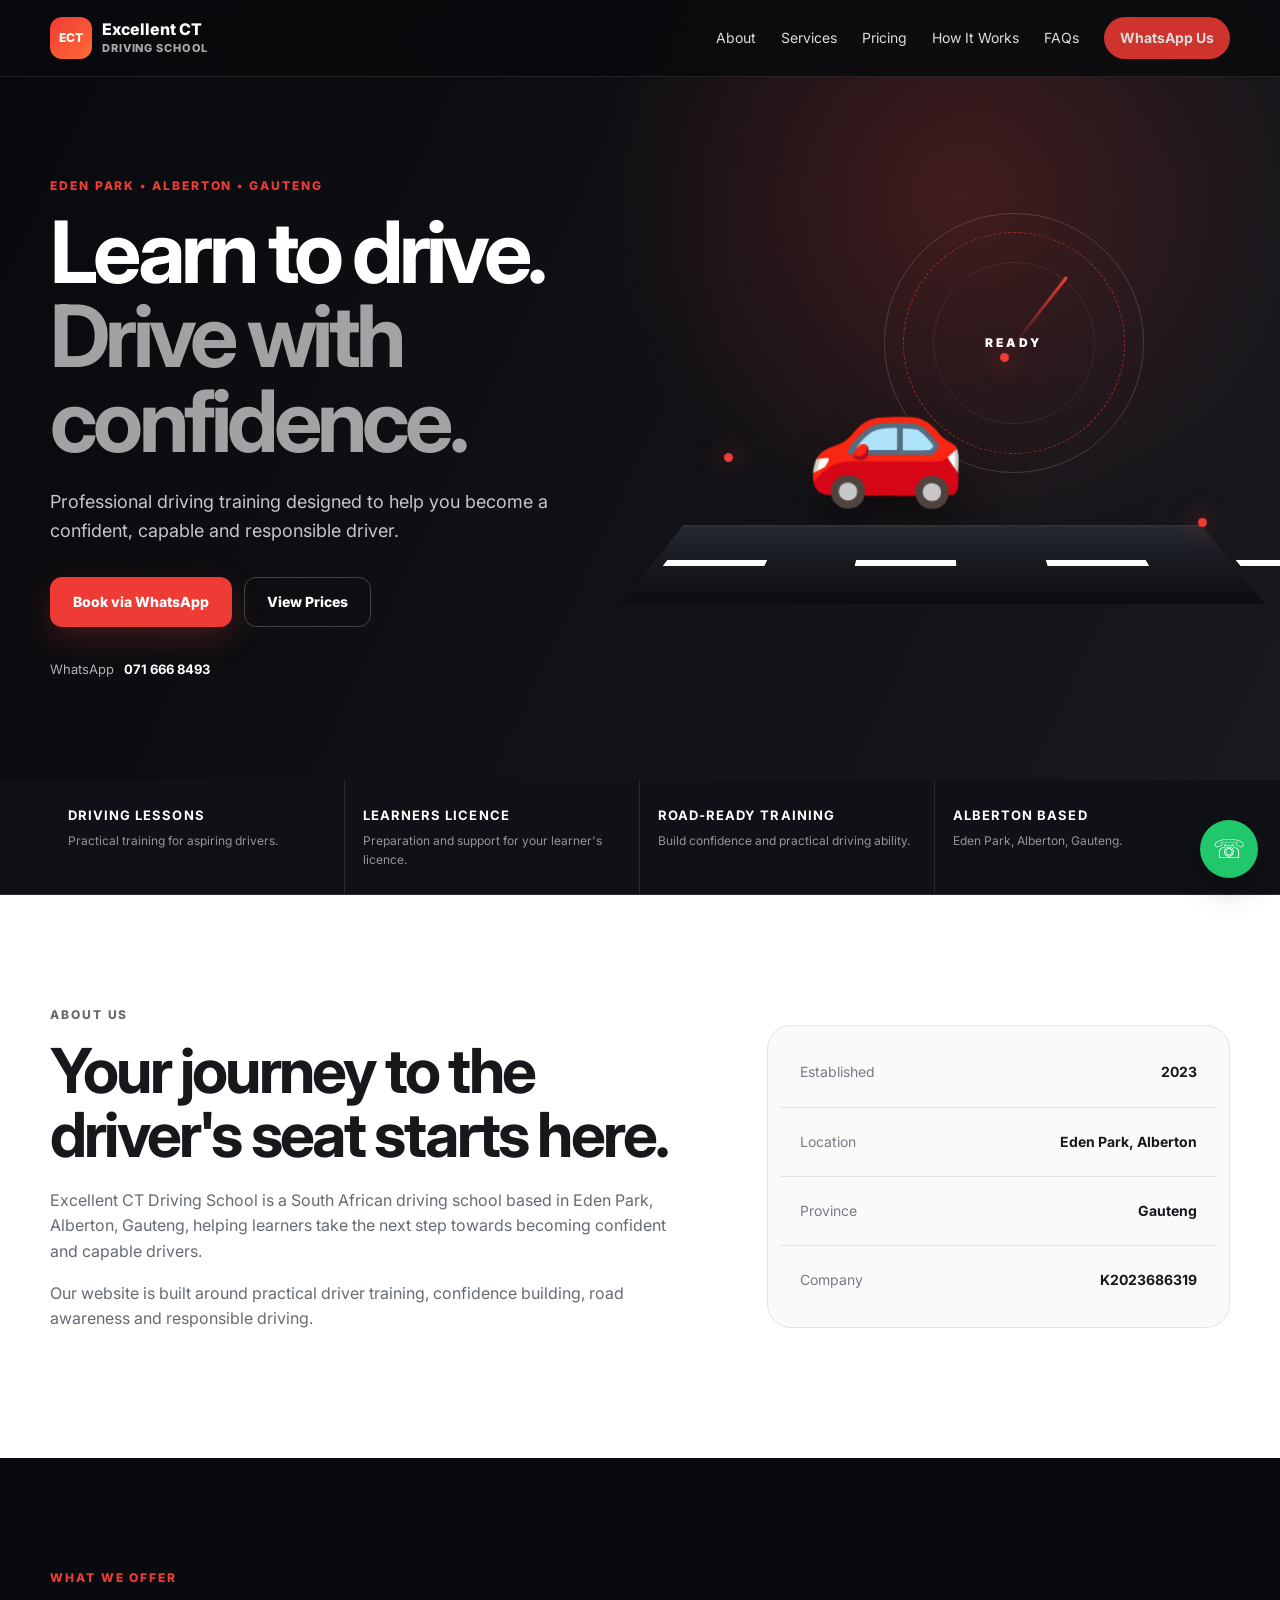
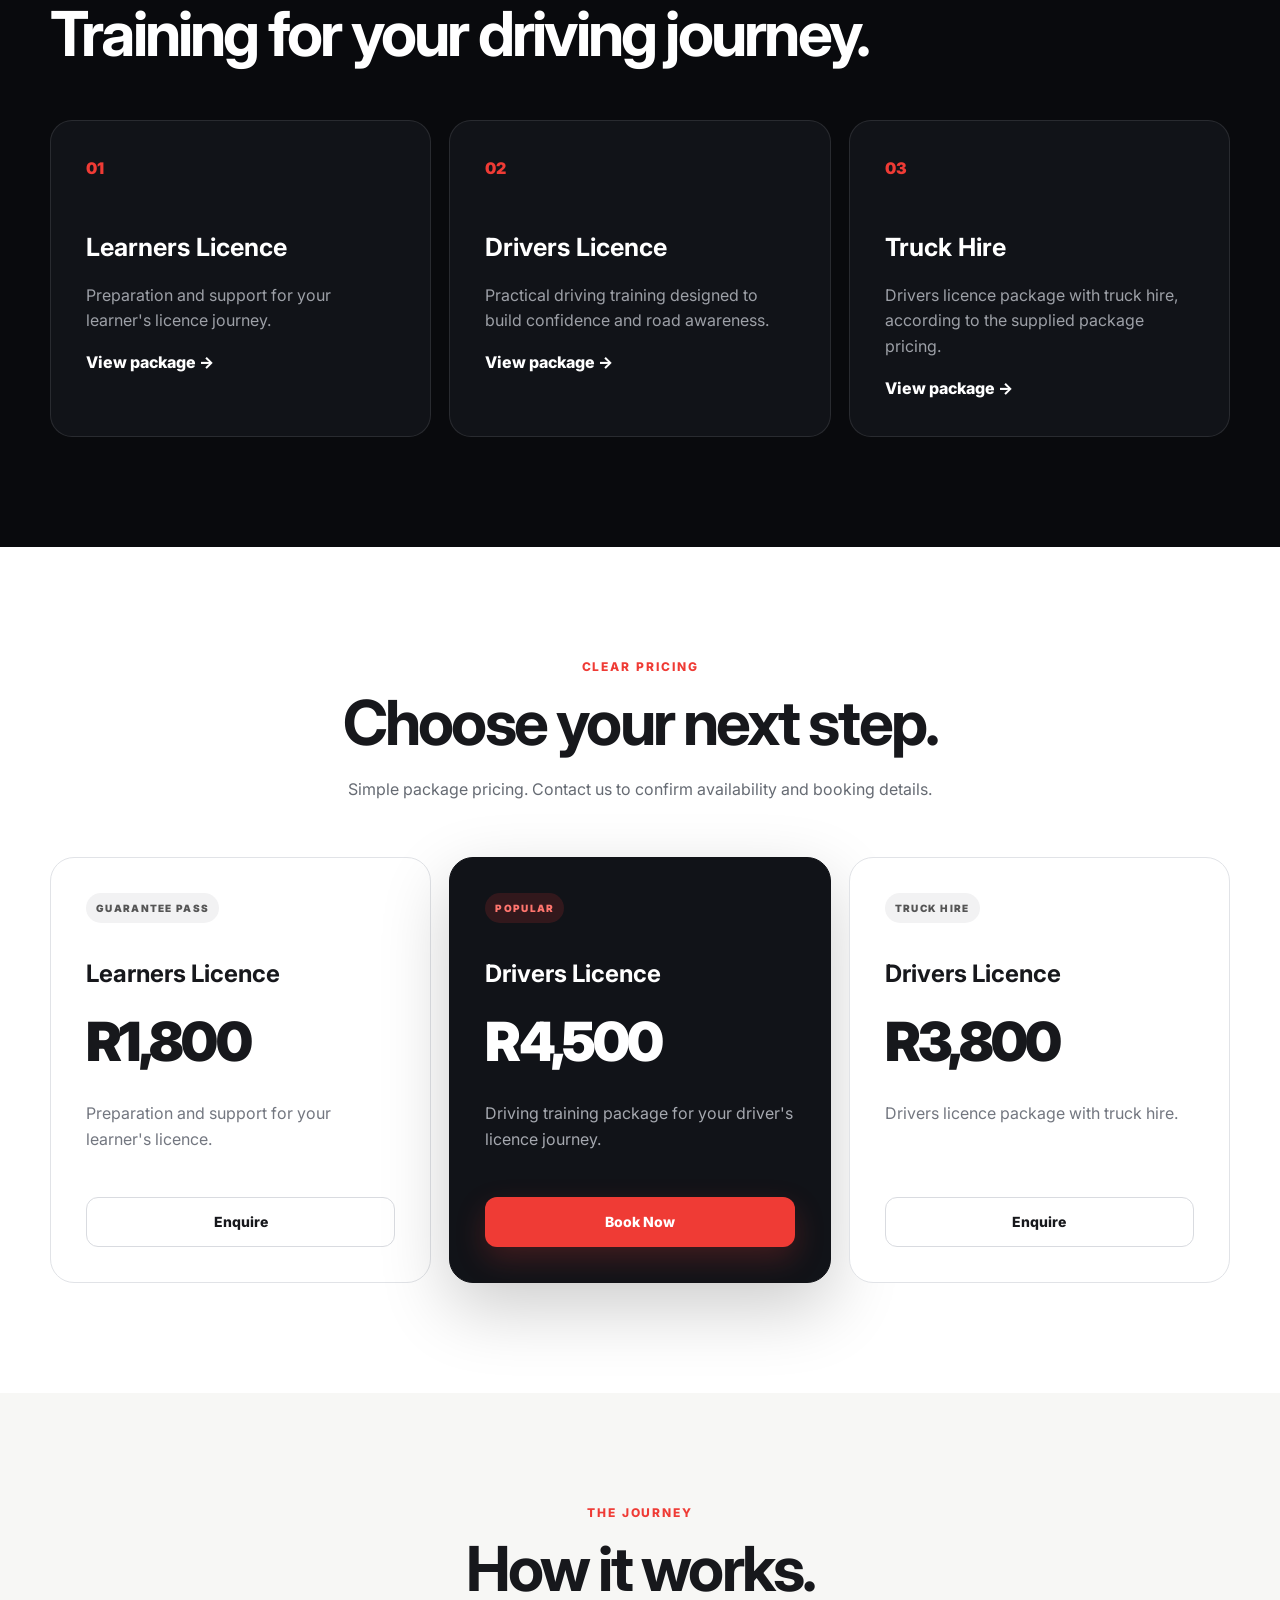
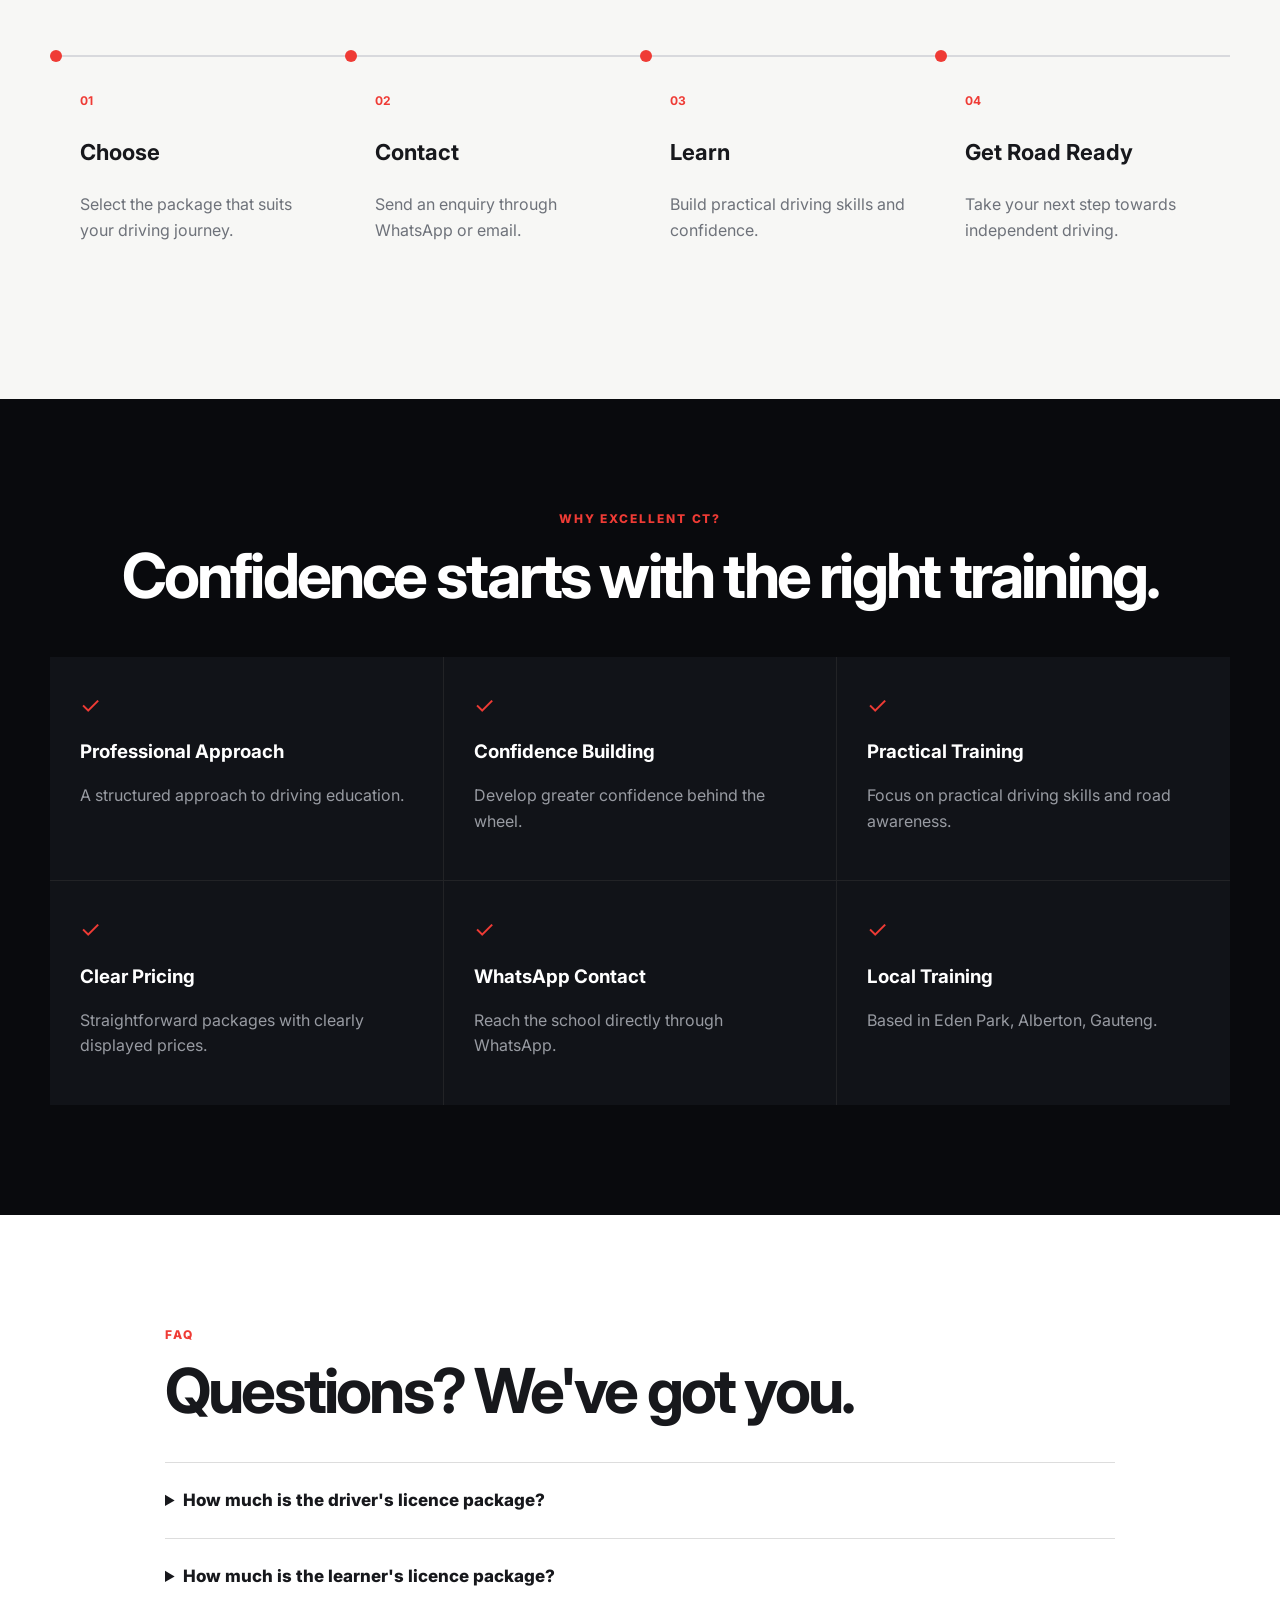
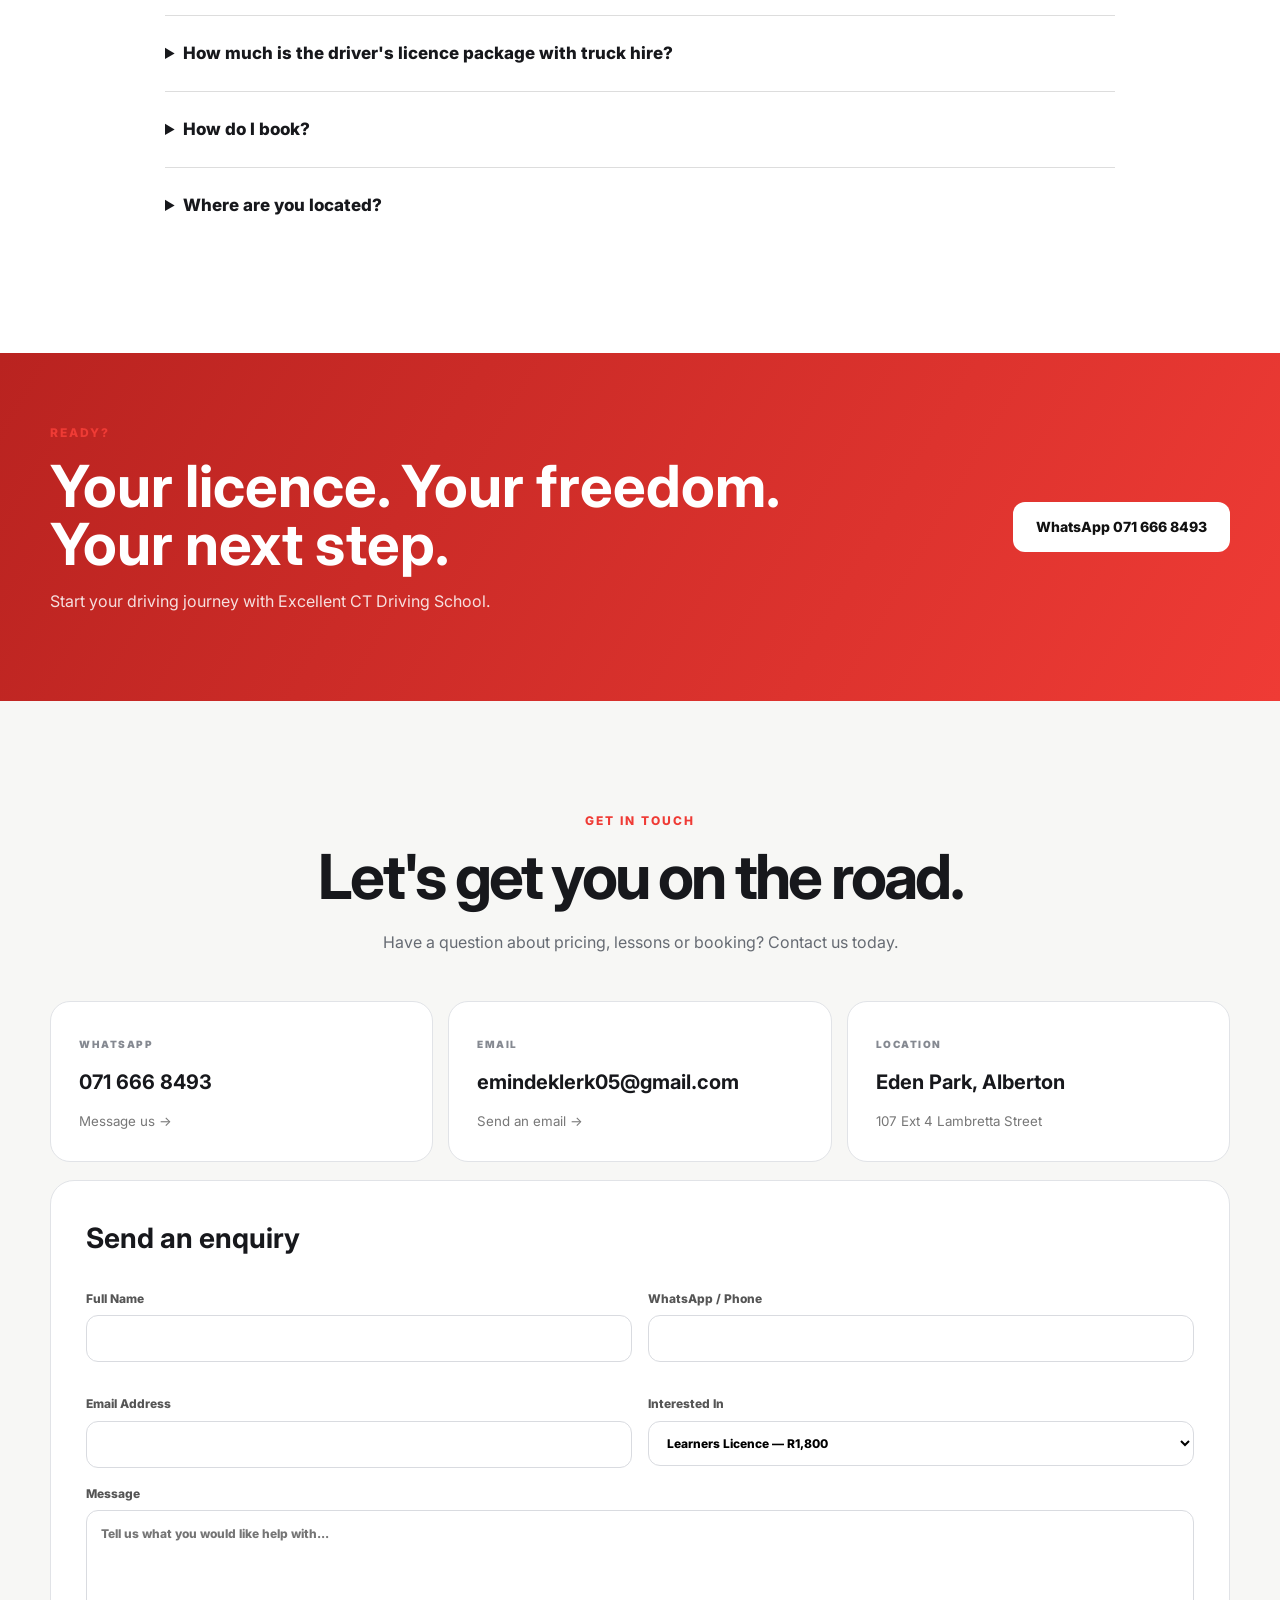
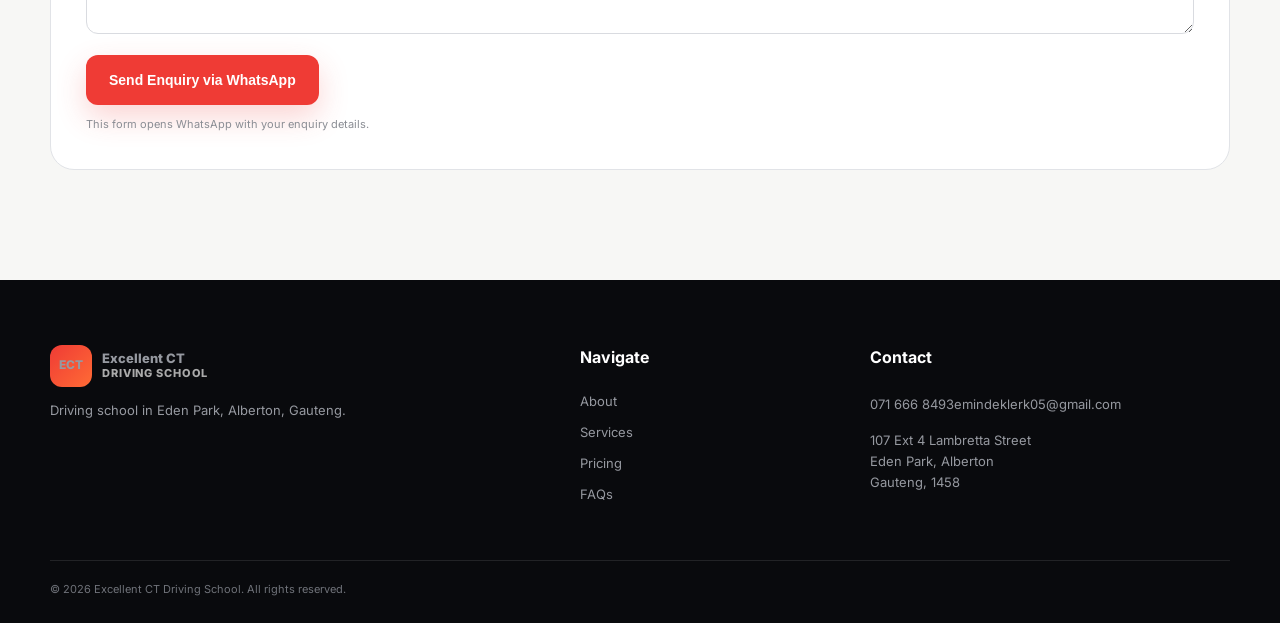
<file: index.html>
<!DOCTYPE html>
<html lang="en-ZA">
<head>
  <meta charset="UTF-8">
  <meta name="viewport" content="width=device-width, initial-scale=1.0">
  <meta name="description" content="Excellent CT Driving School offers learner's and driver's licence training in Eden Park, Alberton, Gauteng. View packages and contact us on WhatsApp.">
  <title>Excellent CT Driving School | Driving Lessons in Alberton</title>
  <link rel="stylesheet" href="styles.css">
</head>
<body>
<header class="site-header">
  <div class="container nav">
    <a class="brand" href="#home"><span class="brand-mark">ECT</span><span>Excellent CT<br><small>Driving School</small></span></a>
    <button class="menu-toggle" aria-label="Open menu">☰</button>
    <nav id="main-nav">
      <a href="#about">About</a><a href="#services">Services</a><a href="#pricing">Pricing</a>
      <a href="#process">How It Works</a><a href="#faq">FAQs</a><a class="nav-cta" href="https://wa.me/27716668493?text=Hi%20Excellent%20CT%20Driving%20School.%20I%20would%20like%20to%20enquire%20about%20driving%20lessons." target="_blank" rel="noopener">WhatsApp Us</a>
    </nav>
  </div>
</header>

<main>
<section id="home" class="hero">
  <div class="road-grid"></div>
  <div class="container hero-content">
    <div class="hero-copy reveal">
      <p class="eyebrow">EDEN PARK • ALBERTON • GAUTENG</p>
      <h1>Learn to drive.<br><span>Drive with confidence.</span></h1>
      <p class="lead">Professional driving training designed to help you become a confident, capable and responsible driver.</p>
      <div class="hero-actions">
        <a class="btn btn-primary" href="https://wa.me/27716668493?text=Hi%20Excellent%20CT%20Driving%20School.%20I%20would%20like%20to%20enquire%20about%20driving%20lessons." target="_blank" rel="noopener">Book via WhatsApp</a>
        <a class="btn btn-ghost" href="#pricing">View Prices</a>
      </div>
      <div class="hero-contact"><span>WhatsApp</span><strong>071 666 8493</strong></div>
    </div>
    <div class="hero-visual reveal">
      <div class="speed-ring"><div class="needle"></div><div class="speed">READY</div></div>
      <div class="car">🚗</div>
      <div class="road">
        <i></i><i></i><i></i><i></i>
      </div>
      <div class="route-dot d1"></div><div class="route-dot d2"></div><div class="route-dot d3"></div>
    </div>
  </div>
</section>

<section class="trust-strip">
  <div class="container trust-grid">
    <div><b>Driving Lessons</b><span>Practical training for aspiring drivers.</span></div>
    <div><b>Learners Licence</b><span>Preparation and support for your learner's licence.</span></div>
    <div><b>Road-Ready Training</b><span>Build confidence and practical driving ability.</span></div>
    <div><b>Alberton Based</b><span>Eden Park, Alberton, Gauteng.</span></div>
  </div>
</section>

<section id="about" class="section">
  <div class="container two-col">
    <div class="section-copy reveal">
      <p class="eyebrow">ABOUT US</p>
      <h2>Your journey to the driver's seat starts here.</h2>
      <p>Excellent CT Driving School is a South African driving school based in Eden Park, Alberton, Gauteng, helping learners take the next step towards becoming confident and capable drivers.</p>
      <p>Our website is built around practical driver training, confidence building, road awareness and responsible driving.</p>
    </div>
    <div class="info-card reveal">
      <div class="info-row"><span>Established</span><strong>2023</strong></div>
      <div class="info-row"><span>Location</span><strong>Eden Park, Alberton</strong></div>
      <div class="info-row"><span>Province</span><strong>Gauteng</strong></div>
      <div class="info-row"><span>Company</span><strong>K2023686319</strong></div>
    </div>
  </div>
</section>

<section id="services" class="section section-dark">
  <div class="container">
    <div class="section-heading reveal"><p class="eyebrow">WHAT WE OFFER</p><h2>Training for your driving journey.</h2></div>
    <div class="service-grid">
      <article class="service-card reveal"><span class="number">01</span><h3>Learners Licence</h3><p>Preparation and support for your learner's licence journey.</p><a href="#pricing">View package →</a></article>
      <article class="service-card reveal"><span class="number">02</span><h3>Drivers Licence</h3><p>Practical driving training designed to build confidence and road awareness.</p><a href="#pricing">View package →</a></article>
      <article class="service-card reveal"><span class="number">03</span><h3>Truck Hire</h3><p>Drivers licence package with truck hire, according to the supplied package pricing.</p><a href="#pricing">View package →</a></article>
    </div>
  </div>
</section>

<section id="pricing" class="section">
  <div class="container">
    <div class="section-heading center reveal"><p class="eyebrow">CLEAR PRICING</p><h2>Choose your next step.</h2><p>Simple package pricing. Contact us to confirm availability and booking details.</p></div>
    <div class="pricing-grid">
      <article class="price-card reveal"><span class="tag">GUARANTEE PASS</span><h3>Learners Licence</h3><div class="price">R1,800</div><p>Preparation and support for your learner's licence.</p><a class="btn btn-outline" href="https://wa.me/27716668493?text=Hi%20Excellent%20CT%20Driving%20School.%20I%20am%20interested%20in%20the%20R1%2C800%20Learners%20Licence%20package.%20Please%20send%20me%20more%20information." target="_blank" rel="noopener">Enquire</a></article>
      <article class="price-card featured reveal"><span class="tag">POPULAR</span><h3>Drivers Licence</h3><div class="price">R4,500</div><p>Driving training package for your driver's licence journey.</p><a class="btn btn-primary" href="https://wa.me/27716668493?text=Hi%20Excellent%20CT%20Driving%20School.%20I%20am%20interested%20in%20the%20R4%2C500%20Drivers%20Licence%20package.%20Please%20send%20me%20the%20booking%20details." target="_blank" rel="noopener">Book Now</a></article>
      <article class="price-card reveal"><span class="tag">TRUCK HIRE</span><h3>Drivers Licence</h3><div class="price">R3,800</div><p>Drivers licence package with truck hire.</p><a class="btn btn-outline" href="https://wa.me/27716668493?text=Hi%20Excellent%20CT%20Driving%20School.%20I%20am%20interested%20in%20the%20R3%2C800%20Drivers%20Licence%20package%20with%20Truck%20Hire.%20Please%20send%20me%20the%20booking%20details." target="_blank" rel="noopener">Enquire</a></article>
    </div>
  </div>
</section>

<section id="process" class="section process-section">
  <div class="container">
    <div class="section-heading center reveal"><p class="eyebrow">THE JOURNEY</p><h2>How it works.</h2></div>
    <div class="process-grid">
      <div class="step reveal"><b>01</b><h3>Choose</h3><p>Select the package that suits your driving journey.</p></div>
      <div class="step reveal"><b>02</b><h3>Contact</h3><p>Send an enquiry through WhatsApp or email.</p></div>
      <div class="step reveal"><b>03</b><h3>Learn</h3><p>Build practical driving skills and confidence.</p></div>
      <div class="step reveal"><b>04</b><h3>Get Road Ready</h3><p>Take your next step towards independent driving.</p></div>
    </div>
  </div>
</section>

<section class="section section-dark">
  <div class="container">
    <div class="section-heading center reveal"><p class="eyebrow">WHY EXCELLENT CT?</p><h2>Confidence starts with the right training.</h2></div>
    <div class="benefit-grid">
      <div class="benefit reveal"><span>✓</span><h3>Professional Approach</h3><p>A structured approach to driving education.</p></div>
      <div class="benefit reveal"><span>✓</span><h3>Confidence Building</h3><p>Develop greater confidence behind the wheel.</p></div>
      <div class="benefit reveal"><span>✓</span><h3>Practical Training</h3><p>Focus on practical driving skills and road awareness.</p></div>
      <div class="benefit reveal"><span>✓</span><h3>Clear Pricing</h3><p>Straightforward packages with clearly displayed prices.</p></div>
      <div class="benefit reveal"><span>✓</span><h3>WhatsApp Contact</h3><p>Reach the school directly through WhatsApp.</p></div>
      <div class="benefit reveal"><span>✓</span><h3>Local Training</h3><p>Based in Eden Park, Alberton, Gauteng.</p></div>
    </div>
  </div>
</section>

<section id="faq" class="section">
  <div class="container faq-wrap">
    <div class="section-heading reveal"><p class="eyebrow">FAQ</p><h2>Questions? We've got you.</h2></div>
    <div class="faq-list">
      <details class="reveal"><summary>How much is the driver's licence package?</summary><p>The Drivers Licence package is R4,500.</p></details>
      <details class="reveal"><summary>How much is the learner's licence package?</summary><p>The Learners Licence package is R1,800 and is listed as a Guarantee Pass package.</p></details>
      <details class="reveal"><summary>How much is the driver's licence package with truck hire?</summary><p>The Drivers Licence package with Truck Hire is R3,800.</p></details>
      <details class="reveal"><summary>How do I book?</summary><p>Contact Excellent CT Driving School on WhatsApp at 071 666 8493 or email emindeklerk05@gmail.com.</p></details>
      <details class="reveal"><summary>Where are you located?</summary><p>107 Ext 4 Lambretta Street, Eden Park, Alberton, Gauteng, 1458.</p></details>
    </div>
  </div>
</section>

<section class="cta-section">
  <div class="container cta-inner reveal">
    <div><p class="eyebrow">READY?</p><h2>Your licence. Your freedom. Your next step.</h2><p>Start your driving journey with Excellent CT Driving School.</p></div>
    <a class="btn btn-light" href="https://wa.me/27716668493?text=Hi%20Excellent%20CT%20Driving%20School.%20I%20would%20like%20to%20start%20my%20driving%20journey.%20Please%20send%20me%20the%20booking%20details." target="_blank" rel="noopener">WhatsApp 071 666 8493</a>
  </div>
</section>

<section id="contact" class="section contact-section">
  <div class="container">
    <div class="section-heading center reveal"><p class="eyebrow">GET IN TOUCH</p><h2>Let's get you on the road.</h2><p>Have a question about pricing, lessons or booking? Contact us today.</p></div>
    <div class="contact-grid">
      <a class="contact-card reveal" href="https://wa.me/27716668493" target="_blank" rel="noopener"><span>WHATSAPP</span><strong>071 666 8493</strong><small>Message us →</small></a>
      <a class="contact-card reveal" href="mailto:emindeklerk05@gmail.com"><span>EMAIL</span><strong>emindeklerk05@gmail.com</strong><small>Send an email →</small></a>
      <div class="contact-card reveal"><span>LOCATION</span><strong>Eden Park, Alberton</strong><small>107 Ext 4 Lambretta Street</small></div>
    </div>
    <form class="contact-form reveal" id="enquiry-form">
      <h3>Send an enquiry</h3>
      <div class="form-grid">
        <label>Full Name<input name="name" required></label>
        <label>WhatsApp / Phone<input name="phone" required></label>
        <label>Email Address<input name="email" type="email"></label>
        <label>Interested In<select name="interest"><option>Learners Licence — R1,800</option><option>Drivers Licence — R4,500</option><option>Drivers Licence + Truck Hire — R3,800</option><option>General Enquiry</option></select></label>
      </div>
      <label>Message<textarea name="message" rows="5" placeholder="Tell us what you would like help with..."></textarea></label>
      <button class="btn btn-primary" type="submit">Send Enquiry via WhatsApp</button>
      <p class="form-note">This form opens WhatsApp with your enquiry details.</p>
    </form>
  </div>
</section>
</main>

<footer class="footer">
  <div class="container footer-grid">
    <div><a class="brand" href="#home"><span class="brand-mark">ECT</span><span>Excellent CT<br><small>Driving School</small></span></a><p>Driving school in Eden Park, Alberton, Gauteng.</p></div>
    <div><h4>Navigate</h4><a href="#about">About</a><a href="#services">Services</a><a href="#pricing">Pricing</a><a href="#faq">FAQs</a></div>
    <div><h4>Contact</h4><a href="https://wa.me/27716668493" target="_blank" rel="noopener">071 666 8493</a><a href="mailto:emindeklerk05@gmail.com">emindeklerk05@gmail.com</a><p>107 Ext 4 Lambretta Street<br>Eden Park, Alberton<br>Gauteng, 1458</p></div>
  </div>
  <div class="container copyright">© 2026 Excellent CT Driving School. All rights reserved.</div>
</footer>

<a class="floating-wa" href="https://wa.me/27716668493?text=Hi%20Excellent%20CT%20Driving%20School.%20I%20would%20like%20to%20enquire%20about%20driving%20lessons." target="_blank" rel="noopener" aria-label="WhatsApp Excellent CT Driving School">☏<span>WhatsApp</span></a>
<script src="script.js"></script>
</body>
</html>
</file>
<file: styles.css>
@import url('https://fonts.googleapis.com/css2?family=Inter:wght@400;500;600;700;800;900&display=swap');
:root{--bg:#090a0d;--surface:#111318;--surface2:#17191f;--text:#f7f7f5;--muted:#a7a9af;--accent:#ef3b35;--accent2:#ff6b35;--line:rgba(255,255,255,.1);--max:1180px}
*{box-sizing:border-box}html{scroll-behavior:smooth}body{margin:0;background:#fff;color:#17181c;font-family:Inter,Arial,sans-serif;line-height:1.6}a{color:inherit;text-decoration:none}.container{width:min(var(--max),calc(100% - 40px));margin:auto}.site-header{position:fixed;z-index:50;top:0;left:0;right:0;background:rgba(9,10,13,.82);backdrop-filter:blur(16px);border-bottom:1px solid var(--line);color:#fff}.nav{height:76px;display:flex;align-items:center;justify-content:space-between}.brand{display:flex;align-items:center;gap:10px;font-weight:800;line-height:1.05}.brand small{font-size:11px;color:#aaa;letter-spacing:.08em;text-transform:uppercase}.brand-mark{display:grid;place-items:center;width:42px;height:42px;border-radius:12px;background:linear-gradient(135deg,var(--accent),var(--accent2));font-size:12px}.nav nav{display:flex;align-items:center;gap:25px;font-size:14px}.nav nav a{opacity:.86}.nav nav a:hover{opacity:1}.nav-cta{background:var(--accent);padding:10px 16px;border-radius:999px;font-weight:700}.menu-toggle{display:none;background:none;border:0;color:#fff;font-size:25px}
.hero{min-height:780px;background:radial-gradient(circle at 75% 25%,rgba(239,59,53,.22),transparent 32%),linear-gradient(115deg,#08090c,#17191e);color:#fff;position:relative;overflow:hidden;padding-top:76px}.road-grid{position:absolute;inset:0;opacity:.18;background:linear-gradient(90deg,transparent 49.8%,#fff 50%,transparent 50.2%);background-size:130px 100%;transform:perspective(400px) rotateX(58deg) translateY(28%);transform-origin:center bottom}.hero-content{min-height:704px;display:grid;grid-template-columns:1fr 1fr;align-items:center;gap:30px;position:relative}.eyebrow{font-size:12px;font-weight:800;letter-spacing:.16em;color:var(--accent);margin:0 0 15px}.hero h1{font-size:clamp(50px,7vw,86px);line-height:.98;letter-spacing:-.055em;margin:0 0 25px}.hero h1 span{color:#fff;opacity:.62}.lead{font-size:18px;color:#c4c6ca;max-width:610px}.hero-actions{display:flex;gap:12px;margin:32px 0}.btn{display:inline-flex;align-items:center;justify-content:center;min-height:50px;padding:0 22px;border-radius:12px;border:1px solid transparent;font-weight:800;font-size:14px;transition:.25s transform,.25s box-shadow,.25s background}.btn:hover{transform:translateY(-3px)}.btn-primary{background:var(--accent);color:#fff;box-shadow:0 12px 30px rgba(239,59,53,.22)}.btn-primary:hover{background:#ff4d45}.btn-ghost{border-color:rgba(255,255,255,.22);color:#fff}.btn-light{background:#fff;color:#111}.btn-outline{border-color:#d9dbe0}.hero-contact{display:flex;gap:10px;align-items:center;color:#aeb1b7;font-size:13px}.hero-contact strong{color:#fff}.hero-visual{height:500px;position:relative}.speed-ring{position:absolute;right:15%;top:7%;width:260px;height:260px;border:1px solid rgba(255,255,255,.16);border-radius:50%;display:grid;place-items:center;color:#fff}.speed-ring:before,.speed-ring:after{content:"";position:absolute;border-radius:50%;border:1px dashed rgba(239,59,53,.6);inset:18px}.speed-ring:after{inset:48px;border-style:solid;border-color:rgba(255,255,255,.08)}.speed{font-size:12px;letter-spacing:.25em;font-weight:900}.needle{position:absolute;width:3px;height:85px;background:linear-gradient(var(--accent),transparent);top:45px;left:128px;transform-origin:bottom;transform:rotate(38deg)}.car{position:absolute;font-size:130px;filter:drop-shadow(0 25px 20px rgba(0,0,0,.4));bottom:140px;left:26%;animation:drive 4s ease-in-out infinite}.road{position:absolute;bottom:70px;left:0;right:0;height:95px;background:linear-gradient(#252831,#0c0d10);transform:perspective(250px) rotateX(35deg);border-top:2px solid rgba(255,255,255,.15)}.road i{display:block;width:100px;height:7px;background:#fff;position:absolute;top:45px;animation:road 1.5s linear infinite}.road i:nth-child(1){left:2%}.road i:nth-child(2){left:35%;animation-delay:.4s}.road i:nth-child(3){left:68%;animation-delay:.8s}.road i:nth-child(4){left:101%;animation-delay:1.2s}.route-dot{position:absolute;width:9px;height:9px;border-radius:50%;background:var(--accent);box-shadow:0 0 25px var(--accent)}.d1{top:55%;left:12%}.d2{top:35%;left:60%}.d3{top:68%;right:4%}
.trust-strip{background:#101116;color:#fff;border-bottom:1px solid var(--line)}.trust-grid{display:grid;grid-template-columns:repeat(4,1fr)}.trust-grid>div{padding:25px 18px;border-right:1px solid var(--line)}.trust-grid>div:last-child{border:0}.trust-grid b{display:block;font-size:13px;text-transform:uppercase;letter-spacing:.08em}.trust-grid span{display:block;color:#92959c;font-size:12px;margin-top:5px}
.section{padding:110px 0}.two-col{display:grid;grid-template-columns:1.15fr .85fr;gap:90px;align-items:center}.section-copy h2,.section-heading h2{font-size:clamp(38px,5vw,62px);line-height:1.02;letter-spacing:-.045em;margin:0 0 22px}.section-copy p,.section-heading>p:not(.eyebrow){color:#666b73;max-width:680px}.info-card{border:1px solid #e1e3e7;border-radius:24px;padding:12px;background:#fafafa}.info-row{display:flex;justify-content:space-between;gap:20px;padding:23px 20px;border-bottom:1px solid #e1e3e7;font-size:14px}.info-row:last-child{border:0}.info-row span{color:#777b83}.info-row strong{text-align:right}.section-dark{background:var(--bg);color:#fff}.section-dark .section-heading>p:not(.eyebrow){color:#9699a0}.service-grid{display:grid;grid-template-columns:repeat(3,1fr);gap:18px;margin-top:55px}.service-card{background:var(--surface);border:1px solid var(--line);padding:35px;border-radius:22px;min-height:290px;transition:.3s}.service-card:hover{transform:translateY(-8px);border-color:rgba(239,59,53,.6)}.number{color:var(--accent);font-weight:900}.service-card h3{font-size:25px;margin:45px 0 10px}.service-card p{color:#9da0a7}.service-card a{font-weight:800;color:#fff}.center{text-align:center}.center>p{margin-left:auto;margin-right:auto}.pricing-grid{display:grid;grid-template-columns:repeat(3,1fr);gap:18px;margin-top:55px}.price-card{border:1px solid #e1e3e7;border-radius:24px;padding:35px;position:relative;background:#fff;transition:.3s}.price-card:hover{transform:translateY(-7px);box-shadow:0 25px 60px rgba(0,0,0,.09)}.price-card.featured{background:#111318;color:#fff;border-color:#111318;transform:translateY(-10px);box-shadow:0 25px 70px rgba(0,0,0,.2)}.price-card.featured:hover{transform:translateY(-16px)}.tag{display:inline-block;font-size:10px;letter-spacing:.13em;font-weight:900;padding:7px 10px;border-radius:999px;background:#f2f2f3;color:#555}.featured .tag{background:rgba(239,59,53,.15);color:#ff756e}.price-card h3{font-size:24px;margin:32px 0 5px}.price{font-size:54px;font-weight:900;letter-spacing:-.05em;margin:5px 0 10px}.price-card p{color:#737780;min-height:60px}.featured p{color:#a5a8af}.price-card .btn{width:100%;margin-top:20px}.process-section{background:#f7f7f5}.process-grid{display:grid;grid-template-columns:repeat(4,1fr);gap:0;margin-top:55px}.step{padding:30px;border-top:2px solid #d8d9dd;position:relative}.step:before{content:"";position:absolute;top:-7px;left:0;width:12px;height:12px;background:var(--accent);border-radius:50%}.step b{font-size:12px;color:var(--accent)}.step h3{font-size:22px}.step p{color:#6e727a}.benefit-grid{display:grid;grid-template-columns:repeat(3,1fr);gap:1px;background:var(--line);margin-top:50px}.benefit{background:var(--surface);padding:30px}.benefit span{color:var(--accent);font-size:24px}.benefit h3{margin:12px 0 5px}.benefit p{color:#989ba2}.faq-wrap{max-width:950px}.faq-list{margin-top:40px}.faq-list details{border-top:1px solid #ddd;padding:24px 0}.faq-list summary{cursor:pointer;font-weight:800;font-size:17px}.faq-list p{color:#666}.cta-section{background:linear-gradient(120deg,#b92320,var(--accent));color:#fff;padding:70px 0}.cta-inner{display:flex;justify-content:space-between;align-items:center;gap:30px}.cta-inner h2{font-size:clamp(35px,5vw,58px);line-height:1;margin:0 0 12px;max-width:760px}.cta-inner p:not(.eyebrow){opacity:.85}.contact-section{background:#f7f7f5}.contact-grid{display:grid;grid-template-columns:repeat(3,1fr);gap:15px;margin-top:45px}.contact-card{background:#fff;border:1px solid #e1e3e7;border-radius:20px;padding:28px;display:block}.contact-card:hover{border-color:var(--accent)}.contact-card span{font-size:10px;font-weight:900;letter-spacing:.15em;color:#858991}.contact-card strong{display:block;font-size:20px;margin:10px 0}.contact-card small{color:#777}.contact-form{background:#fff;border:1px solid #e1e3e7;border-radius:24px;padding:35px;margin-top:18px}.contact-form h3{font-size:28px;margin-top:0}.form-grid{display:grid;grid-template-columns:1fr 1fr;gap:16px}label{display:block;font-size:12px;font-weight:800;color:#555;margin-bottom:16px}input,select,textarea{width:100%;margin-top:7px;border:1px solid #d9dbe0;border-radius:12px;padding:13px 14px;font:inherit;background:#fff;outline:none}input:focus,select:focus,textarea:focus{border-color:var(--accent)}.form-note{font-size:11px;color:#8a8d94;margin-bottom:0}.footer{background:#090a0d;color:#fff;padding:65px 0 25px}.footer-grid{display:grid;grid-template-columns:2fr 1fr 1.5fr;gap:50px}.footer p,.footer a{color:#9699a0;font-size:13px}.footer h4{margin-top:0}.footer-grid>div:nth-child(2) a{display:block;margin:10px 0}.copyright{border-top:1px solid var(--line);margin-top:45px;padding-top:20px;color:#6f7279;font-size:11px}.floating-wa{position:fixed;z-index:60;right:22px;bottom:22px;width:58px;height:58px;border-radius:50%;display:grid;place-items:center;background:#20c76b;color:#fff;font-size:26px;box-shadow:0 10px 30px rgba(0,0,0,.25)}.floating-wa span{display:none;position:absolute;right:70px;white-space:nowrap;background:#111;color:#fff;border-radius:8px;padding:7px 10px;font-size:11px}.floating-wa:hover span{display:block}.reveal{opacity:0;transform:translateY(25px);transition:opacity .7s ease,transform .7s ease}.reveal.visible{opacity:1;transform:none}
@keyframes drive{0%,100%{transform:translateX(-5px) rotate(-1deg)}50%{transform:translateX(18px) rotate(1deg)}}@keyframes road{from{transform:translateX(-140px)}to{transform:translateX(120px)}}
@media(max-width:900px){.nav nav{display:none;position:absolute;top:76px;left:0;right:0;background:#0b0c0f;padding:20px;flex-direction:column;align-items:stretch}.nav nav.open{display:flex}.menu-toggle{display:block}.hero-content,.two-col{grid-template-columns:1fr}.hero{min-height:900px}.hero-visual{height:330px}.speed-ring{width:190px;height:190px;right:10%;top:0}.needle{left:93px;height:62px}.car{font-size:95px;bottom:90px}.road{bottom:25px}.trust-grid{grid-template-columns:1fr 1fr}.service-grid,.pricing-grid,.benefit-grid{grid-template-columns:1fr}.price-card.featured{transform:none}.process-grid{grid-template-columns:1fr 1fr}.contact-grid{grid-template-columns:1fr}.footer-grid{grid-template-columns:1fr 1fr}.cta-inner{flex-direction:column;align-items:flex-start}.hero h1{font-size:55px}}
@media(max-width:600px){.container{width:min(var(--max),calc(100% - 28px))}.section{padding:75px 0}.hero{min-height:850px}.hero-actions{flex-direction:column}.btn{width:100%}.trust-grid{grid-template-columns:1fr}.trust-grid>div{border-right:0;border-bottom:1px solid var(--line)}.process-grid{grid-template-columns:1fr}.footer-grid{grid-template-columns:1fr}.form-grid{grid-template-columns:1fr}.floating-wa{right:15px;bottom:15px}.hero-visual{height:270px}.speed-ring{width:150px;height:150px}.speed-ring:before{inset:12px}.speed-ring:after{inset:34px}.needle{left:73px;height:48px}.car{font-size:72px;left:18%;bottom:75px}}
</file>
